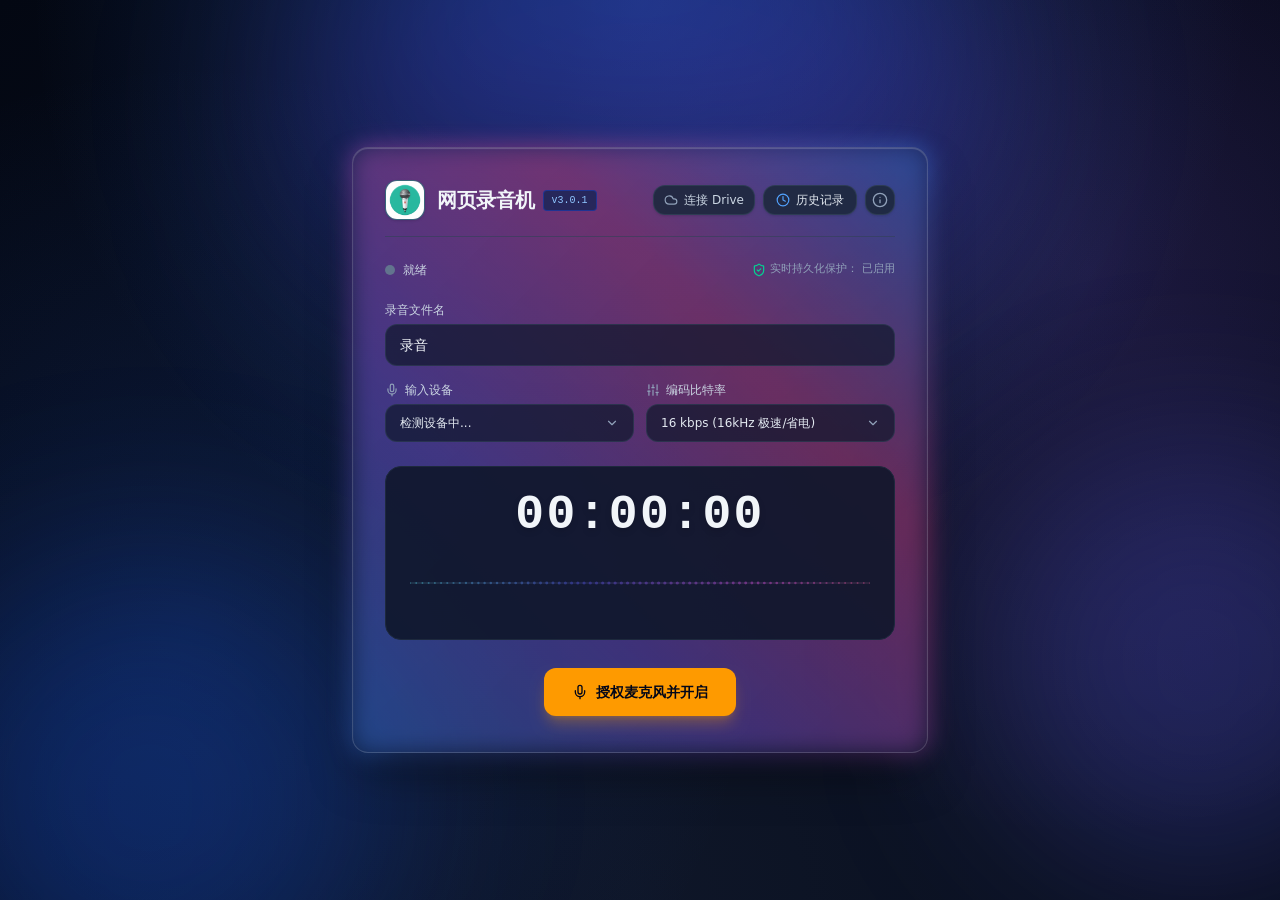
<file: index.html>
<!doctype html>
<html lang="zh-CN">
  <head>
    <meta charset="UTF-8" />
    <meta name="viewport" content="width=device-width, initial-scale=1.0" />
    <title>网页录音机</title>
    <meta name="description" content="专业网页录音机，支持本地流式缓存、防浏览器崩溃恢复、实时频谱可视化与 MP3 导出。" />
    <meta property="og:title" content="网页录音机" />
    <meta property="og:description" content="专业网页录音机，支持本地流式缓存、防浏览器崩溃恢复、实时频谱可视化与 MP3 导出。" />
    <meta property="og:type" content="website" />
    <meta name="twitter:card" content="summary_large_image" />
    <meta name="google-site-verification" content="AJH7K0U4wwjJNTDcIbwKMbhEY7CR4qOjeIe9t2u-Ilg" />
    <meta name="google-site-verification" content="mxN3HncoGvyV5oO6xsq0OlKf-up2zq3NBHsTU1dLIHk" />
    <link rel="icon" type="image/png" href="./icon.png" />
    <link rel="apple-touch-icon" href="./icon.png" />
    <script src="https://apis.google.com/js/api.js" async defer></script>
    <script src="https://accounts.google.com/gsi/client" async defer></script>
    <script type="module" crossorigin src="./assets/index-CY1QVA8e.js"></script>
    <link rel="stylesheet" crossorigin href="./assets/index-C92gtJp3.css">
  </head>
  <body>
    <div id="root"></div>
  </body>
</html>
</file>
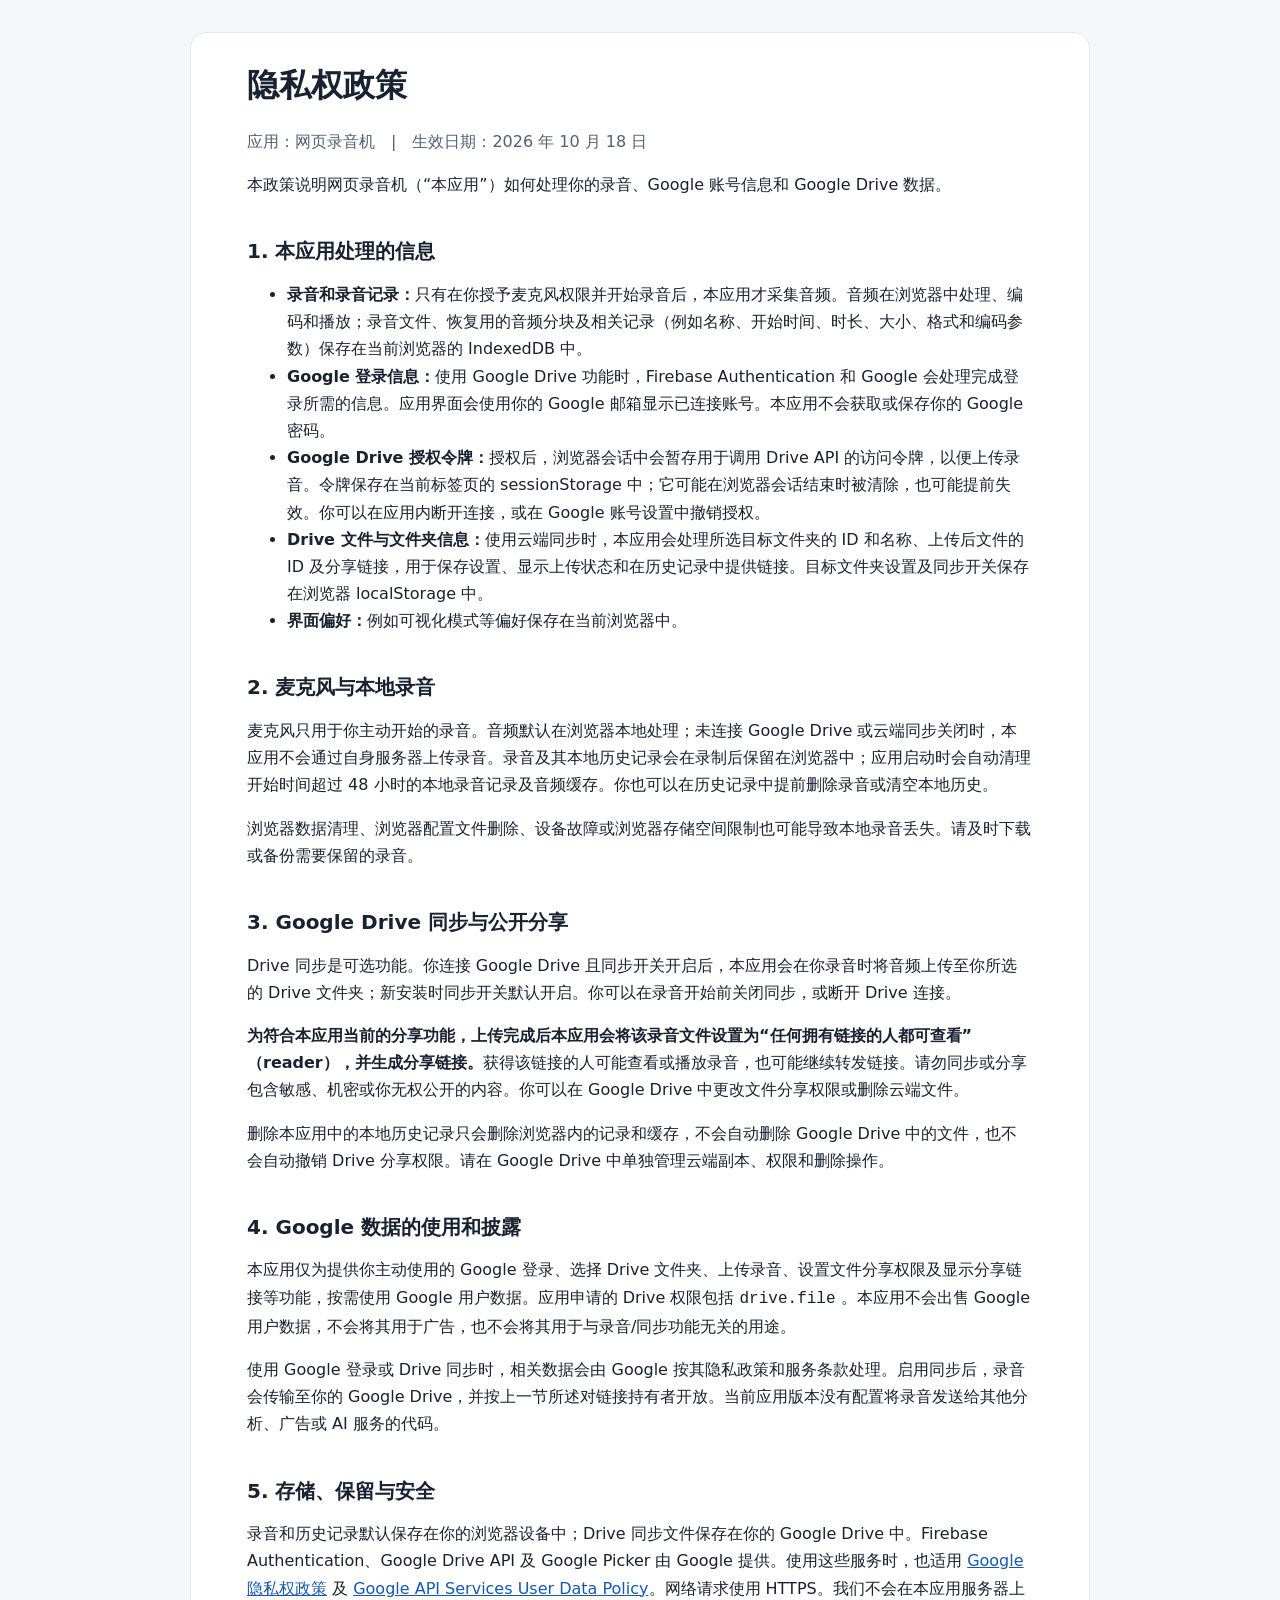
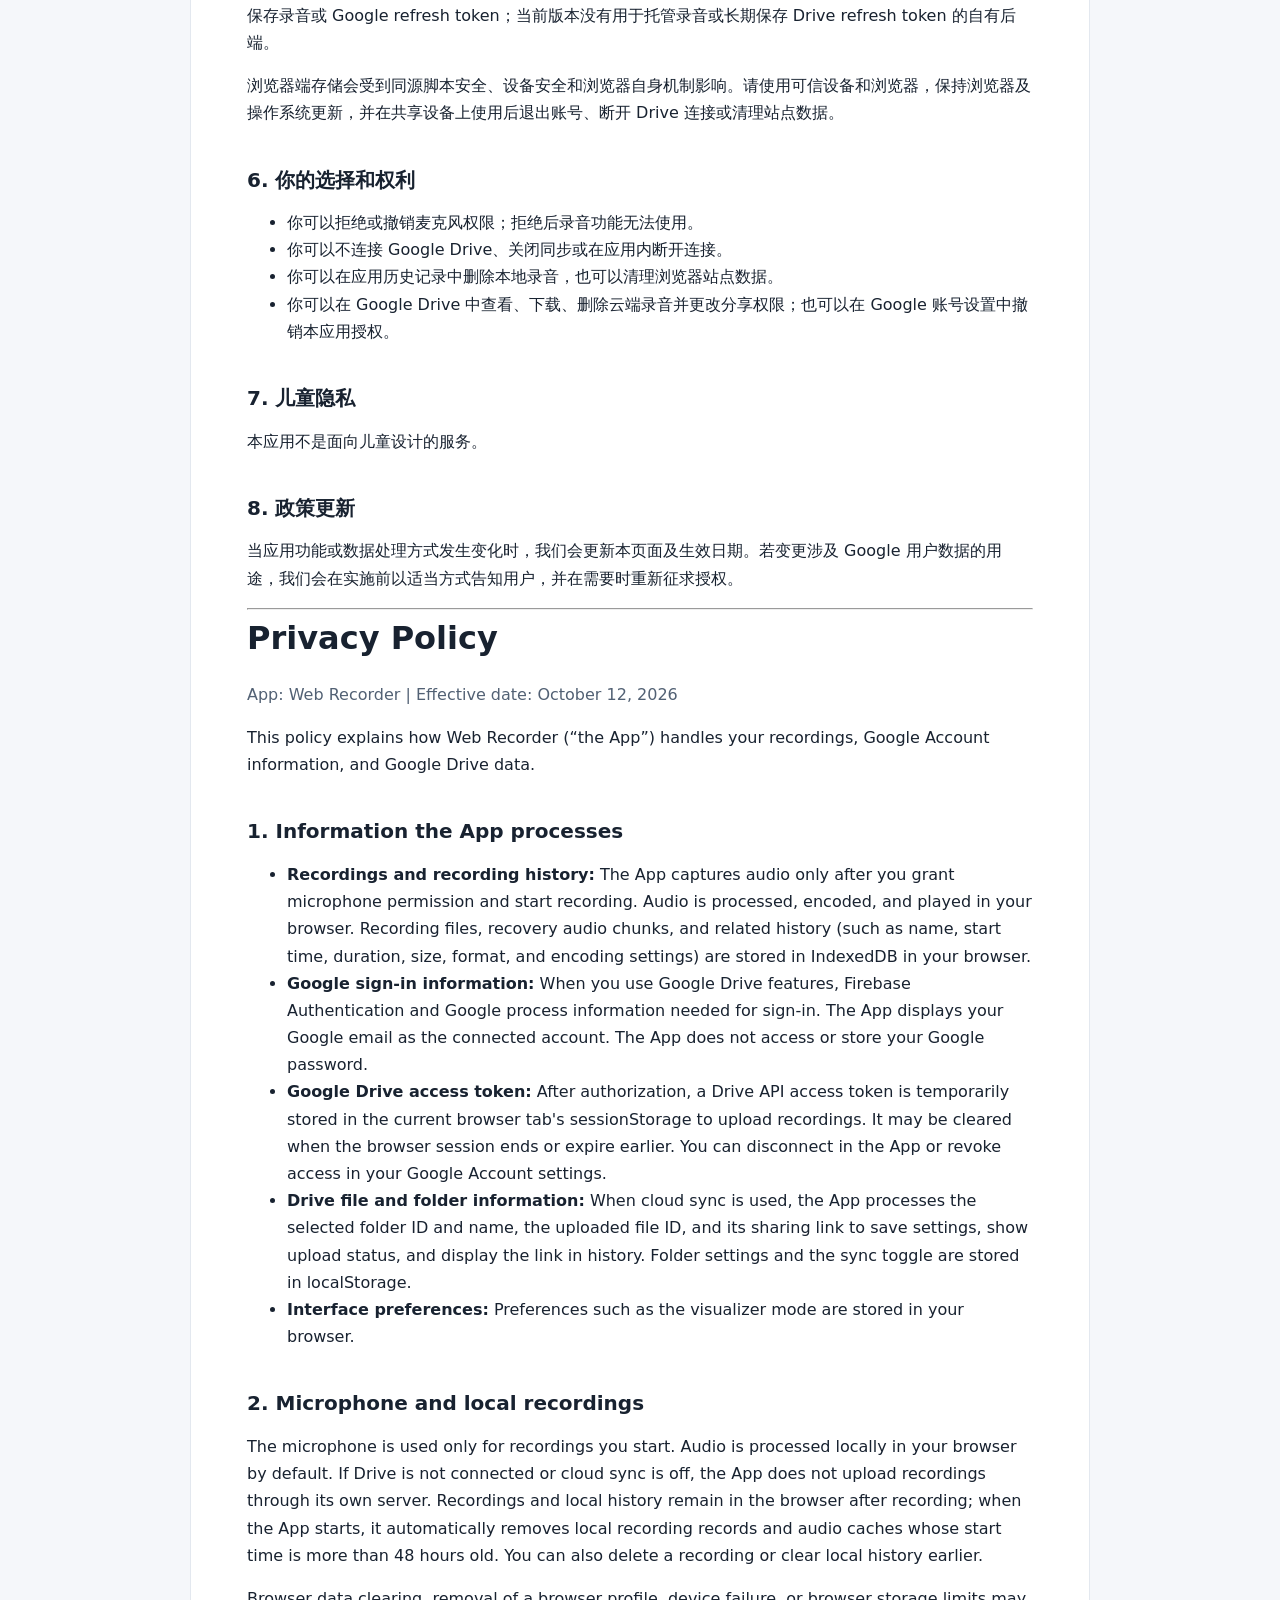
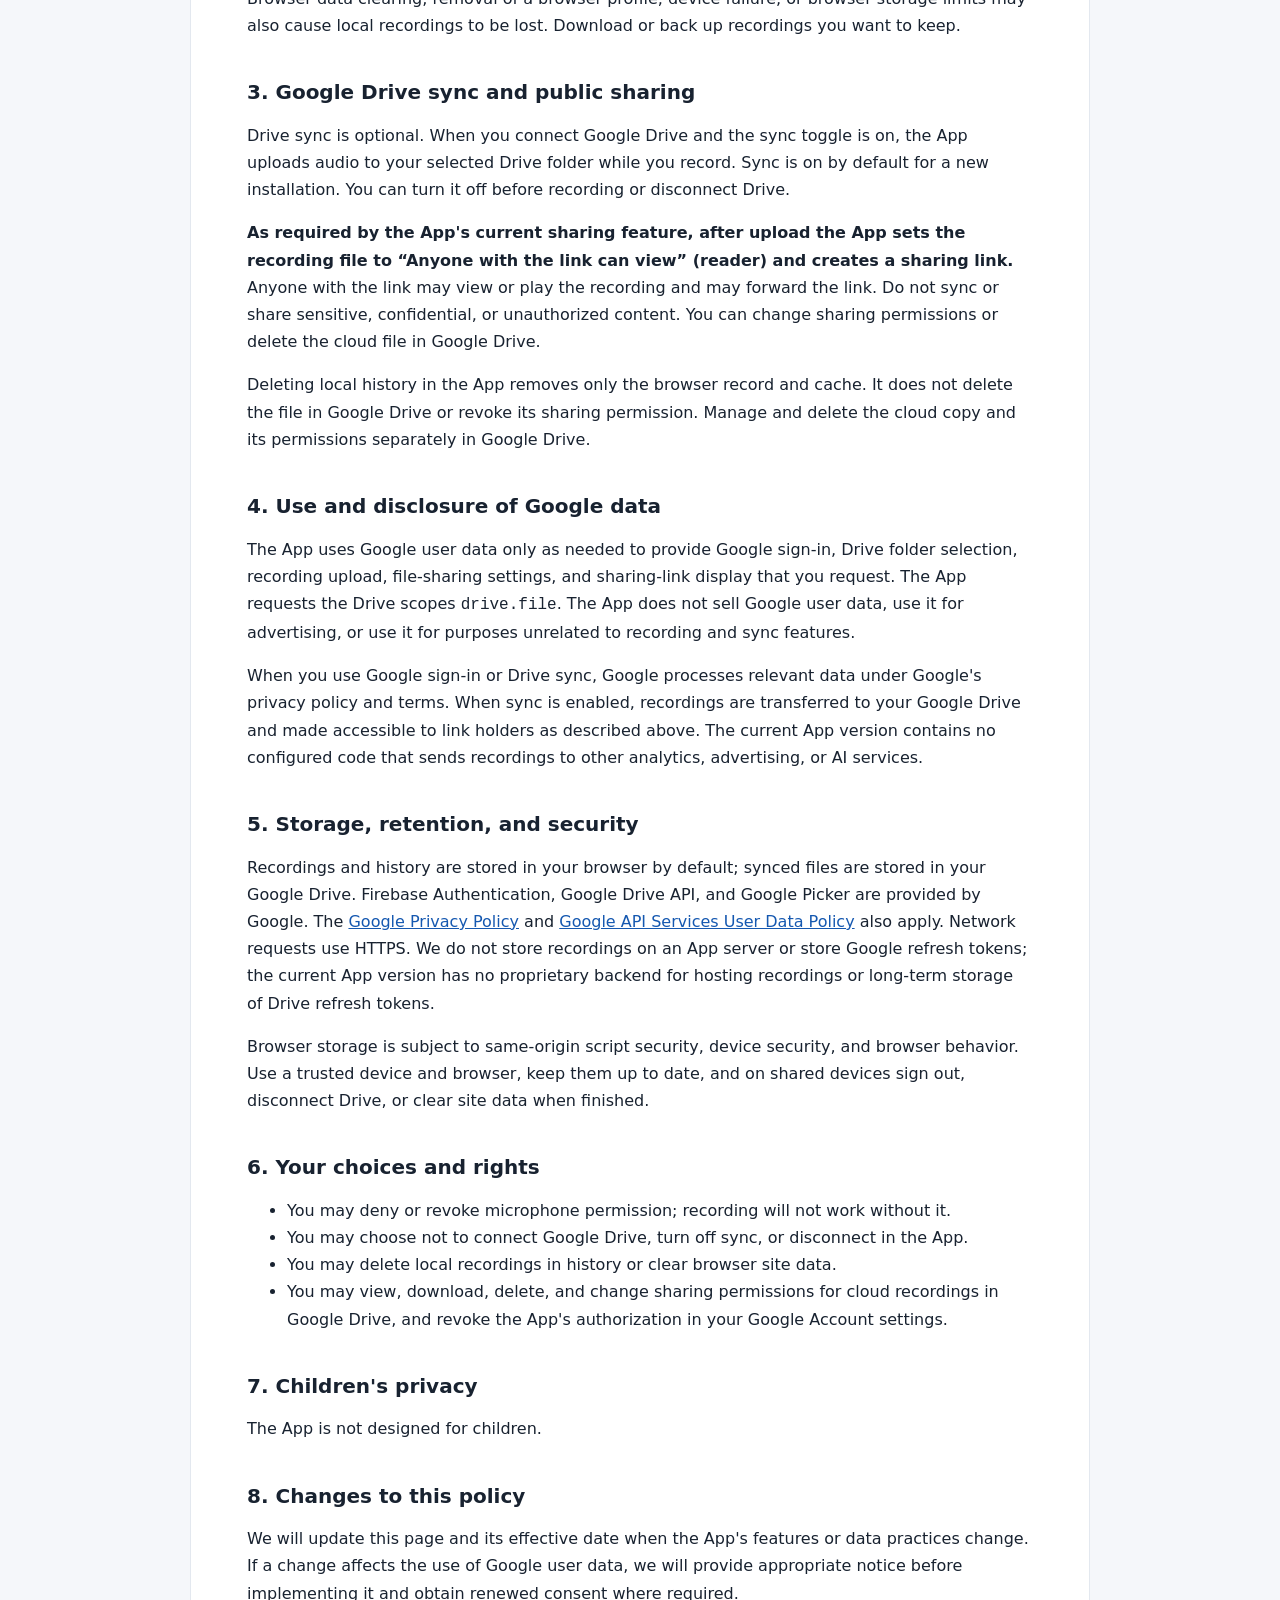
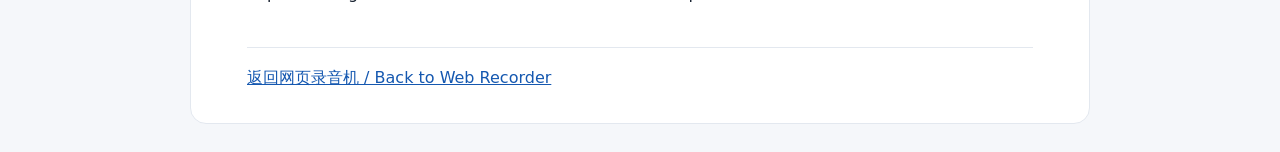
<file: privacy-policy.html>
<!doctype html>
<html lang="zh-CN">
<head>
<meta charset="utf-8">
<meta name="viewport" content="width=device-width,initial-scale=1">
<meta name="robots" content="index,follow">
<title>隐私权政策 | 网页录音机</title>
<style>
body{margin:0;background:#f5f7fa;color:#182230;font:16px/1.7 system-ui,-apple-system,"Segoe UI",sans-serif}
main{box-sizing:border-box;width:min(900px,calc(100% - 32px));margin:32px auto;padding:32px clamp(20px,5vw,56px);background:#fff;border:1px solid #e3e8ef;border-radius:16px}
h1,h2{line-height:1.3}h1{margin-top:0}h2{margin-top:2em;font-size:1.25rem}.meta{color:#526174}.note{padding:12px 16px;background:#f1f6ff;border-left:4px solid #3976d3}a{color:#1558b0}footer{margin-top:40px;padding-top:16px;border-top:1px solid #e3e8ef}
@media(max-width:600px){main{margin:0 auto;border-radius:0;border-width:0 0 1px;padding-top:24px}}
</style>
</head>
<body><main>
<h1>隐私权政策</h1>
<p class="meta">应用：网页录音机　|　生效日期：2026 年 10 月 18 日</p>

<p>本政策说明网页录音机（“本应用”）如何处理你的录音、Google 账号信息和 Google Drive 数据。</p>

<h2>1. 本应用处理的信息</h2>
<ul>
<li><strong>录音和录音记录：</strong>只有在你授予麦克风权限并开始录音后，本应用才采集音频。音频在浏览器中处理、编码和播放；录音文件、恢复用的音频分块及相关记录（例如名称、开始时间、时长、大小、格式和编码参数）保存在当前浏览器的 IndexedDB 中。</li>
<li><strong>Google 登录信息：</strong>使用 Google Drive 功能时，Firebase Authentication 和 Google 会处理完成登录所需的信息。应用界面会使用你的 Google 邮箱显示已连接账号。本应用不会获取或保存你的 Google 密码。</li>
<li><strong>Google Drive 授权令牌：</strong>授权后，浏览器会话中会暂存用于调用 Drive API 的访问令牌，以便上传录音。令牌保存在当前标签页的 sessionStorage 中；它可能在浏览器会话结束时被清除，也可能提前失效。你可以在应用内断开连接，或在 Google 账号设置中撤销授权。</li>
<li><strong>Drive 文件与文件夹信息：</strong>使用云端同步时，本应用会处理所选目标文件夹的 ID 和名称、上传后文件的 ID 及分享链接，用于保存设置、显示上传状态和在历史记录中提供链接。目标文件夹设置及同步开关保存在浏览器 localStorage 中。</li>
<li><strong>界面偏好：</strong>例如可视化模式等偏好保存在当前浏览器中。</li>
</ul>

<h2>2. 麦克风与本地录音</h2>
<p>麦克风只用于你主动开始的录音。音频默认在浏览器本地处理；未连接 Google Drive 或云端同步关闭时，本应用不会通过自身服务器上传录音。录音及其本地历史记录会在录制后保留在浏览器中；应用启动时会自动清理开始时间超过 48 小时的本地录音记录及音频缓存。你也可以在历史记录中提前删除录音或清空本地历史。</p>
<p>浏览器数据清理、浏览器配置文件删除、设备故障或浏览器存储空间限制也可能导致本地录音丢失。请及时下载或备份需要保留的录音。</p>

<h2>3. Google Drive 同步与公开分享</h2>
<p>Drive 同步是可选功能。你连接 Google Drive 且同步开关开启后，本应用会在你录音时将音频上传至你所选的 Drive 文件夹；新安装时同步开关默认开启。你可以在录音开始前关闭同步，或断开 Drive 连接。</p>
<p><strong>为符合本应用当前的分享功能，上传完成后本应用会将该录音文件设置为“任何拥有链接的人都可查看”（reader），并生成分享链接。</strong>获得该链接的人可能查看或播放录音，也可能继续转发链接。请勿同步或分享包含敏感、机密或你无权公开的内容。你可以在 Google Drive 中更改文件分享权限或删除云端文件。</p>
<p>删除本应用中的本地历史记录只会删除浏览器内的记录和缓存，不会自动删除 Google Drive 中的文件，也不会自动撤销 Drive 分享权限。请在 Google Drive 中单独管理云端副本、权限和删除操作。</p>

<h2>4. Google 数据的使用和披露</h2>
<p>本应用仅为提供你主动使用的 Google 登录、选择 Drive 文件夹、上传录音、设置文件分享权限及显示分享链接等功能，按需使用 Google 用户数据。应用申请的 Drive 权限包括 <code>drive.file</code> 。本应用不会出售 Google 用户数据，不会将其用于广告，也不会将其用于与录音/同步功能无关的用途。</p>
<p>使用 Google 登录或 Drive 同步时，相关数据会由 Google 按其隐私政策和服务条款处理。启用同步后，录音会传输至你的 Google Drive，并按上一节所述对链接持有者开放。当前应用版本没有配置将录音发送给其他分析、广告或 AI 服务的代码。</p>

<h2>5. 存储、保留与安全</h2>
<p>录音和历史记录默认保存在你的浏览器设备中；Drive 同步文件保存在你的 Google Drive 中。Firebase Authentication、Google Drive API 及 Google Picker 由 Google 提供。使用这些服务时，也适用 <a href="https://policies.google.com/privacy" target="_blank" rel="noopener noreferrer">Google 隐私权政策</a> 及 <a href="https://developers.google.com/terms/api-services-user-data-policy" target="_blank" rel="noopener noreferrer">Google API Services User Data Policy</a>。网络请求使用 HTTPS。我们不会在本应用服务器上保存录音或 Google refresh token；当前版本没有用于托管录音或长期保存 Drive refresh token 的自有后端。</p>
<p>浏览器端存储会受到同源脚本安全、设备安全和浏览器自身机制影响。请使用可信设备和浏览器，保持浏览器及操作系统更新，并在共享设备上使用后退出账号、断开 Drive 连接或清理站点数据。</p>

<h2>6. 你的选择和权利</h2>
<ul>
<li>你可以拒绝或撤销麦克风权限；拒绝后录音功能无法使用。</li>
<li>你可以不连接 Google Drive、关闭同步或在应用内断开连接。</li>
<li>你可以在应用历史记录中删除本地录音，也可以清理浏览器站点数据。</li>
<li>你可以在 Google Drive 中查看、下载、删除云端录音并更改分享权限；也可以在 Google 账号设置中撤销本应用授权。</li>
</ul>

<h2>7. 儿童隐私</h2>
<p>本应用不是面向儿童设计的服务。</p>
<h2>8. 政策更新</h2>
<p>当应用功能或数据处理方式发生变化时，我们会更新本页面及生效日期。若变更涉及 Google 用户数据的用途，我们会在实施前以适当方式告知用户，并在需要时重新征求授权。</p>


<hr>
<h1 lang="en">Privacy Policy</h1>
<p class="meta" lang="en">App: Web Recorder | Effective date: October 12, 2026</p>
<p lang="en">This policy explains how Web Recorder (“the App”) handles your recordings, Google Account information, and Google Drive data.</p>

<h2 lang="en">1. Information the App processes</h2>
<ul lang="en">
<li><strong>Recordings and recording history:</strong> The App captures audio only after you grant microphone permission and start recording. Audio is processed, encoded, and played in your browser. Recording files, recovery audio chunks, and related history (such as name, start time, duration, size, format, and encoding settings) are stored in IndexedDB in your browser.</li>
<li><strong>Google sign-in information:</strong> When you use Google Drive features, Firebase Authentication and Google process information needed for sign-in. The App displays your Google email as the connected account. The App does not access or store your Google password.</li>
<li><strong>Google Drive access token:</strong> After authorization, a Drive API access token is temporarily stored in the current browser tab's sessionStorage to upload recordings. It may be cleared when the browser session ends or expire earlier. You can disconnect in the App or revoke access in your Google Account settings.</li>
<li><strong>Drive file and folder information:</strong> When cloud sync is used, the App processes the selected folder ID and name, the uploaded file ID, and its sharing link to save settings, show upload status, and display the link in history. Folder settings and the sync toggle are stored in localStorage.</li>
<li><strong>Interface preferences:</strong> Preferences such as the visualizer mode are stored in your browser.</li>
</ul>

<h2 lang="en">2. Microphone and local recordings</h2>
<p lang="en">The microphone is used only for recordings you start. Audio is processed locally in your browser by default. If Drive is not connected or cloud sync is off, the App does not upload recordings through its own server. Recordings and local history remain in the browser after recording; when the App starts, it automatically removes local recording records and audio caches whose start time is more than 48 hours old. You can also delete a recording or clear local history earlier.</p>
<p lang="en">Browser data clearing, removal of a browser profile, device failure, or browser storage limits may also cause local recordings to be lost. Download or back up recordings you want to keep.</p>

<h2 lang="en">3. Google Drive sync and public sharing</h2>
<p lang="en">Drive sync is optional. When you connect Google Drive and the sync toggle is on, the App uploads audio to your selected Drive folder while you record. Sync is on by default for a new installation. You can turn it off before recording or disconnect Drive.</p>
<p lang="en"><strong>As required by the App's current sharing feature, after upload the App sets the recording file to “Anyone with the link can view” (reader) and creates a sharing link.</strong> Anyone with the link may view or play the recording and may forward the link. Do not sync or share sensitive, confidential, or unauthorized content. You can change sharing permissions or delete the cloud file in Google Drive.</p>
<p lang="en">Deleting local history in the App removes only the browser record and cache. It does not delete the file in Google Drive or revoke its sharing permission. Manage and delete the cloud copy and its permissions separately in Google Drive.</p>

<h2 lang="en">4. Use and disclosure of Google data</h2>
<p lang="en">The App uses Google user data only as needed to provide Google sign-in, Drive folder selection, recording upload, file-sharing settings, and sharing-link display that you request. The App requests the Drive scopes <code>drive.file</code>. The App does not sell Google user data, use it for advertising, or use it for purposes unrelated to recording and sync features.</p>
<p lang="en">When you use Google sign-in or Drive sync, Google processes relevant data under Google's privacy policy and terms. When sync is enabled, recordings are transferred to your Google Drive and made accessible to link holders as described above. The current App version contains no configured code that sends recordings to other analytics, advertising, or AI services.</p>

<h2 lang="en">5. Storage, retention, and security</h2>
<p lang="en">Recordings and history are stored in your browser by default; synced files are stored in your Google Drive. Firebase Authentication, Google Drive API, and Google Picker are provided by Google. The <a href="https://policies.google.com/privacy" target="_blank" rel="noopener noreferrer">Google Privacy Policy</a> and <a href="https://developers.google.com/terms/api-services-user-data-policy" target="_blank" rel="noopener noreferrer">Google API Services User Data Policy</a> also apply. Network requests use HTTPS. We do not store recordings on an App server or store Google refresh tokens; the current App version has no proprietary backend for hosting recordings or long-term storage of Drive refresh tokens.</p>
<p lang="en">Browser storage is subject to same-origin script security, device security, and browser behavior. Use a trusted device and browser, keep them up to date, and on shared devices sign out, disconnect Drive, or clear site data when finished.</p>

<h2 lang="en">6. Your choices and rights</h2>
<ul lang="en">
<li>You may deny or revoke microphone permission; recording will not work without it.</li>
<li>You may choose not to connect Google Drive, turn off sync, or disconnect in the App.</li>
<li>You may delete local recordings in history or clear browser site data.</li>
<li>You may view, download, delete, and change sharing permissions for cloud recordings in Google Drive, and revoke the App's authorization in your Google Account settings.</li>

</ul>

<h2 lang="en">7. Children's privacy</h2>
<p lang="en">The App is not designed for children.</p>
<h2 lang="en">8. Changes to this policy</h2>
<p lang="en">We will update this page and its effective date when the App's features or data practices change. If a change affects the use of Google user data, we will provide appropriate notice before implementing it and obtain renewed consent where required.</p>

<footer><a href="./">返回网页录音机 / Back to Web Recorder</a></footer>
</main></body>
</html>
</file>
<file: assets/index-C92gtJp3.css>
/*! tailwindcss v4.3.3 | MIT License | https://tailwindcss.com */
@layer properties{@supports (((-webkit-hyphens:none)) and (not (margin-trim:inline))) or ((-moz-orient:inline) and (not (color:rgb(from red r g b)))){*,:before,:after,::backdrop{--tw-translate-x:0;--tw-translate-y:0;--tw-translate-z:0;--tw-rotate-x:initial;--tw-rotate-y:initial;--tw-rotate-z:initial;--tw-skew-x:initial;--tw-skew-y:initial;--tw-space-y-reverse:0;--tw-border-style:solid;--tw-gradient-position:initial;--tw-gradient-from:#0000;--tw-gradient-via:#0000;--tw-gradient-to:#0000;--tw-gradient-stops:initial;--tw-gradient-via-stops:initial;--tw-gradient-from-position:0%;--tw-gradient-via-position:50%;--tw-gradient-to-position:100%;--tw-leading:initial;--tw-font-weight:initial;--tw-tracking:initial;--tw-shadow:0 0 #0000;--tw-shadow-color:initial;--tw-shadow-alpha:100%;--tw-inset-shadow:0 0 #0000;--tw-inset-shadow-color:initial;--tw-inset-shadow-alpha:100%;--tw-ring-color:initial;--tw-ring-shadow:0 0 #0000;--tw-inset-ring-color:initial;--tw-inset-ring-shadow:0 0 #0000;--tw-ring-inset:initial;--tw-ring-offset-width:0px;--tw-ring-offset-color:#fff;--tw-ring-offset-shadow:0 0 #0000;--tw-blur:initial;--tw-brightness:initial;--tw-contrast:initial;--tw-grayscale:initial;--tw-hue-rotate:initial;--tw-invert:initial;--tw-opacity:initial;--tw-saturate:initial;--tw-sepia:initial;--tw-drop-shadow:initial;--tw-drop-shadow-color:initial;--tw-drop-shadow-alpha:100%;--tw-drop-shadow-size:initial;--tw-backdrop-blur:initial;--tw-backdrop-brightness:initial;--tw-backdrop-contrast:initial;--tw-backdrop-grayscale:initial;--tw-backdrop-hue-rotate:initial;--tw-backdrop-invert:initial;--tw-backdrop-opacity:initial;--tw-backdrop-saturate:initial;--tw-backdrop-sepia:initial;--tw-duration:initial;--tw-ease:initial}}}@layer theme{:root,:host{--font-sans:-apple-system, BlinkMacSystemFont, "Segoe UI", Roboto, "Helvetica Neue", "Noto Sans", Arial, sans-serif, "Apple Color Emoji", "Segoe UI Emoji", "Segoe UI Symbol", "Noto Color Emoji";--font-mono:ui-monospace, SFMono-Regular, Menlo, Monaco, Consolas, "Liberation Mono", "Courier New", monospace;--color-red-500:oklch(63.7% .237 25.331);--color-amber-200:oklch(92.4% .12 95.746);--color-amber-300:oklch(87.9% .169 91.605);--color-amber-400:oklch(82.8% .189 84.429);--color-amber-500:oklch(76.9% .188 70.08);--color-amber-600:oklch(66.6% .179 58.318);--color-amber-700:oklch(55.5% .163 48.998);--color-amber-950:oklch(27.9% .077 45.635);--color-emerald-300:oklch(84.5% .143 164.978);--color-emerald-400:oklch(76.5% .177 163.223);--color-emerald-500:oklch(69.6% .17 162.48);--color-emerald-600:oklch(59.6% .145 163.225);--color-emerald-700:oklch(50.8% .118 165.612);--color-emerald-950:oklch(26.2% .051 172.552);--color-cyan-300:oklch(86.5% .127 207.078);--color-blue-300:oklch(80.9% .105 251.813);--color-blue-400:oklch(70.7% .165 254.624);--color-blue-500:oklch(62.3% .214 259.815);--color-blue-600:oklch(54.6% .245 262.881);--color-blue-700:oklch(48.8% .243 264.376);--color-blue-800:oklch(42.4% .199 265.638);--color-blue-950:oklch(28.2% .091 267.935);--color-indigo-500:oklch(58.5% .233 277.117);--color-indigo-600:oklch(51.1% .262 276.966);--color-rose-300:oklch(81% .117 11.638);--color-rose-400:oklch(71.2% .194 13.428);--color-rose-500:oklch(64.5% .246 16.439);--color-rose-600:oklch(58.6% .253 17.585);--color-rose-700:oklch(51.4% .222 16.935);--color-rose-950:oklch(27.1% .105 12.094);--color-slate-100:oklch(96.8% .007 247.896);--color-slate-200:oklch(92.9% .013 255.508);--color-slate-300:oklch(86.9% .022 252.894);--color-slate-400:oklch(70.4% .04 256.788);--color-slate-500:oklch(55.4% .046 257.417);--color-slate-600:oklch(44.6% .043 257.281);--color-slate-700:oklch(37.2% .044 257.287);--color-slate-800:oklch(27.9% .041 260.031);--color-slate-900:oklch(20.8% .042 265.755);--color-slate-950:oklch(12.9% .042 264.695);--color-white:#fff;--spacing:.25rem;--container-sm:24rem;--container-md:28rem;--container-xl:36rem;--container-3xl:48rem;--text-xs:.75rem;--text-xs--line-height:calc(1 / .75);--text-sm:.875rem;--text-sm--line-height:calc(1.25 / .875);--text-base:1rem;--text-base--line-height:calc(1.5 / 1);--text-lg:1.125rem;--text-lg--line-height:calc(1.75 / 1.125);--text-xl:1.25rem;--text-xl--line-height:calc(1.75 / 1.25);--text-4xl:2.25rem;--text-4xl--line-height:calc(2.5 / 2.25);--text-5xl:3rem;--text-5xl--line-height:1;--font-weight-normal:400;--font-weight-medium:500;--font-weight-semibold:600;--font-weight-bold:700;--tracking-tight:-.025em;--tracking-wider:.05em;--leading-relaxed:1.625;--radius-lg:.5rem;--radius-xl:.75rem;--radius-2xl:1rem;--drop-shadow-md:0 3px 3px #0000001f;--ease-in-out:cubic-bezier(.4, 0, .2, 1);--animate-spin:spin 1s linear infinite;--animate-pulse:pulse 2s cubic-bezier(.4, 0, .6, 1) infinite;--blur-md:12px;--default-transition-duration:.15s;--default-transition-timing-function:cubic-bezier(.4, 0, .2, 1);--default-font-family:var(--font-sans);--default-mono-font-family:var(--font-mono)}}@layer base{*,:after,:before,::backdrop{box-sizing:border-box;border:0 solid;margin:0;padding:0}::file-selector-button{box-sizing:border-box;border:0 solid;margin:0;padding:0}html,:host{-webkit-text-size-adjust:100%;tab-size:4;line-height:1.5;font-family:var(--default-font-family,-apple-system, BlinkMacSystemFont, "Segoe UI", Roboto, "Helvetica Neue", "Noto Sans", Arial, sans-serif, "Apple Color Emoji", "Segoe UI Emoji", "Segoe UI Symbol", "Noto Color Emoji");font-feature-settings:var(--default-font-feature-settings,normal);font-variation-settings:var(--default-font-variation-settings,normal);-webkit-tap-highlight-color:transparent}hr{height:0;color:inherit;border-top-width:1px}abbr:where([title]){-webkit-text-decoration:underline dotted;text-decoration:underline dotted}h1,h2,h3,h4,h5,h6{font-size:inherit;font-weight:inherit}a{color:inherit;-webkit-text-decoration:inherit;-webkit-text-decoration:inherit;-webkit-text-decoration:inherit;-webkit-text-decoration:inherit;text-decoration:inherit}b,strong{font-weight:bolder}code,kbd,samp,pre{font-family:var(--default-mono-font-family,ui-monospace, SFMono-Regular, Menlo, Monaco, Consolas, "Liberation Mono", "Courier New", monospace);font-feature-settings:var(--default-mono-font-feature-settings,normal);font-variation-settings:var(--default-mono-font-variation-settings,normal);font-size:1em}small{font-size:80%}sub,sup{vertical-align:baseline;font-size:75%;line-height:0;position:relative}sub{bottom:-.25em}sup{top:-.5em}table{text-indent:0;border-color:inherit;border-collapse:collapse}:-moz-focusring:where(:not(iframe)){outline:auto}progress{vertical-align:baseline}summary{display:list-item}ol,ul,menu{list-style:none}img,svg,video,canvas,audio,iframe,embed,object{vertical-align:middle;display:block}img,video{max-width:100%;height:auto}button,input,select,optgroup,textarea{font:inherit;font-feature-settings:inherit;font-variation-settings:inherit;letter-spacing:inherit;color:inherit;opacity:1;background-color:#0000;border-radius:0}::file-selector-button{font:inherit;font-feature-settings:inherit;font-variation-settings:inherit;letter-spacing:inherit;color:inherit;opacity:1;background-color:#0000;border-radius:0}:where(select:is([multiple],[size])) optgroup{font-weight:bolder}:where(select:is([multiple],[size])) optgroup option{padding-inline-start:20px}::file-selector-button{margin-inline-end:4px}::placeholder{opacity:1}@supports (not ((-webkit-appearance:-apple-pay-button))) or (contain-intrinsic-size:1px){::placeholder{color:currentColor}@supports (color:color-mix(in lab, red, red)){::placeholder{color:color-mix(in oklab, currentcolor 50%, transparent)}}}textarea{resize:vertical}::-webkit-search-decoration{-webkit-appearance:none}::-webkit-date-and-time-value{min-height:1lh;text-align:inherit}::-webkit-datetime-edit{display:inline-flex}::-webkit-datetime-edit-fields-wrapper{padding:0}::-webkit-datetime-edit{padding-block:0}::-webkit-datetime-edit-year-field{padding-block:0}::-webkit-datetime-edit-month-field{padding-block:0}::-webkit-datetime-edit-day-field{padding-block:0}::-webkit-datetime-edit-hour-field{padding-block:0}::-webkit-datetime-edit-minute-field{padding-block:0}::-webkit-datetime-edit-second-field{padding-block:0}::-webkit-datetime-edit-millisecond-field{padding-block:0}::-webkit-datetime-edit-meridiem-field{padding-block:0}::-webkit-calendar-picker-indicator{line-height:1}:-moz-ui-invalid{box-shadow:none}button,input:where([type=button],[type=reset],[type=submit]){appearance:button}::file-selector-button{appearance:button}::-webkit-inner-spin-button{height:auto}::-webkit-outer-spin-button{height:auto}[hidden]:where(:not([hidden=until-found])){display:none!important}}@layer components;@layer utilities{.pointer-events-none{pointer-events:none}.visible{visibility:visible}.absolute{position:absolute}.fixed{position:fixed}.relative{position:relative}.inset-0{inset:0}.-top-40{top:calc(var(--spacing) * -40)}.top-1\.5{top:calc(var(--spacing) * 1.5)}.top-1\/2{top:50%}.top-\[calc\(100\%\+4px\)\]{top:calc(100% + 4px)}.-right-32{right:calc(var(--spacing) * -32)}.right-0{right:0}.right-2{right:calc(var(--spacing) * 2)}.-bottom-32{bottom:calc(var(--spacing) * -32)}.-left-20{left:calc(var(--spacing) * -20)}.left-0{left:0}.left-1\/2{left:50%}.-z-10{z-index:calc(10 * -1)}.z-40{z-index:40}.z-50{z-index:50}.mt-0\.5{margin-top:calc(var(--spacing) * .5)}.mt-1{margin-top:var(--spacing)}.mt-2{margin-top:calc(var(--spacing) * 2)}.mt-2\.5{margin-top:calc(var(--spacing) * 2.5)}.mb-3{margin-bottom:calc(var(--spacing) * 3)}.ml-0\.5{margin-left:calc(var(--spacing) * .5)}.ml-1{margin-left:var(--spacing)}.block{display:block}.contents{display:contents}.flex{display:flex}.grid{display:grid}.hidden{display:none}.inline{display:inline}.inline-block{display:inline-block}.inline-flex{display:inline-flex}.h-2{height:calc(var(--spacing) * 2)}.h-2\.5{height:calc(var(--spacing) * 2.5)}.h-3{height:calc(var(--spacing) * 3)}.h-3\.5{height:calc(var(--spacing) * 3.5)}.h-4{height:calc(var(--spacing) * 4)}.h-5{height:calc(var(--spacing) * 5)}.h-6{height:calc(var(--spacing) * 6)}.h-7{height:calc(var(--spacing) * 7)}.h-8{height:calc(var(--spacing) * 8)}.h-9{height:calc(var(--spacing) * 9)}.h-10{height:calc(var(--spacing) * 10)}.h-14{height:calc(var(--spacing) * 14)}.h-16{height:calc(var(--spacing) * 16)}.h-\[420px\]{height:420px}.h-\[460px\]{height:460px}.h-\[550px\]{height:550px}.h-full{height:100%}.max-h-36{max-height:calc(var(--spacing) * 36)}.max-h-48{max-height:calc(var(--spacing) * 48)}.max-h-\[60vh\]{max-height:60vh}.max-h-\[90vh\]{max-height:90vh}.min-h-screen{min-height:100vh}.w-2\.5{width:calc(var(--spacing) * 2.5)}.w-3{width:calc(var(--spacing) * 3)}.w-3\.5{width:calc(var(--spacing) * 3.5)}.w-4{width:calc(var(--spacing) * 4)}.w-5{width:calc(var(--spacing) * 5)}.w-6{width:calc(var(--spacing) * 6)}.w-7{width:calc(var(--spacing) * 7)}.w-8{width:calc(var(--spacing) * 8)}.w-9{width:calc(var(--spacing) * 9)}.w-10{width:calc(var(--spacing) * 10)}.w-12{width:calc(var(--spacing) * 12)}.w-14{width:calc(var(--spacing) * 14)}.w-\[420px\]{width:420px}.w-\[460px\]{width:460px}.w-\[680px\]{width:680px}.w-full{width:100%}.max-w-3xl{max-width:var(--container-3xl)}.max-w-\[240px\]{max-width:240px}.max-w-md{max-width:var(--container-md)}.max-w-sm{max-width:var(--container-sm)}.max-w-xl{max-width:var(--container-xl)}.min-w-0{min-width:0}.flex-1{flex:1}.flex-shrink-0{flex-shrink:0}.-translate-x-1\/2{--tw-translate-x:calc(calc(1 / 2 * 100%) * -1);translate:var(--tw-translate-x) var(--tw-translate-y)}.translate-x-0{--tw-translate-x:0px;translate:var(--tw-translate-x) var(--tw-translate-y)}.translate-x-4{--tw-translate-x:calc(var(--spacing) * 4);translate:var(--tw-translate-x) var(--tw-translate-y)}.transform{transform:var(--tw-rotate-x,) var(--tw-rotate-y,) var(--tw-rotate-z,) var(--tw-skew-x,) var(--tw-skew-y,)}.animate-pulse{animation:var(--animate-pulse)}.animate-spin{animation:var(--animate-spin)}.cursor-pointer{cursor:pointer}.resize{resize:both}.grid-cols-2{grid-template-columns:repeat(2,minmax(0,1fr))}.flex-col{flex-direction:column}.flex-wrap{flex-wrap:wrap}.items-center{align-items:center}.items-start{align-items:flex-start}.justify-between{justify-content:space-between}.justify-center{justify-content:center}.gap-1{gap:var(--spacing)}.gap-1\.5{gap:calc(var(--spacing) * 1.5)}.gap-2{gap:calc(var(--spacing) * 2)}.gap-2\.5{gap:calc(var(--spacing) * 2.5)}.gap-3{gap:calc(var(--spacing) * 3)}.gap-3\.5{gap:calc(var(--spacing) * 3.5)}.gap-4{gap:calc(var(--spacing) * 4)}.gap-5{gap:calc(var(--spacing) * 5)}.gap-6{gap:calc(var(--spacing) * 6)}:where(.space-y-1>:not(:last-child)){--tw-space-y-reverse:0;margin-block-start:calc(var(--spacing) * var(--tw-space-y-reverse));margin-block-end:calc(var(--spacing) * calc(1 - var(--tw-space-y-reverse)))}:where(.space-y-4>:not(:last-child)){--tw-space-y-reverse:0;margin-block-start:calc(calc(var(--spacing) * 4) * var(--tw-space-y-reverse));margin-block-end:calc(calc(var(--spacing) * 4) * calc(1 - var(--tw-space-y-reverse)))}.gap-x-3{column-gap:calc(var(--spacing) * 3)}.gap-y-1{row-gap:var(--spacing)}.self-start{align-self:flex-start}.truncate{text-overflow:ellipsis;white-space:nowrap;overflow:hidden}.overflow-hidden{overflow:hidden}.overflow-y-auto{overflow-y:auto}.rounded{border-radius:.25rem}.rounded-2xl{border-radius:var(--radius-2xl)}.rounded-full{border-radius:2147483647px}.rounded-lg{border-radius:var(--radius-lg)}.rounded-xl{border-radius:var(--radius-xl)}.border{border-style:var(--tw-border-style);border-width:1px}.border-2{border-style:var(--tw-border-style);border-width:2px}.border-t{border-top-style:var(--tw-border-style);border-top-width:1px}.border-b{border-bottom-style:var(--tw-border-style);border-bottom-width:1px}.border-amber-500\/30{border-color:#f99c004d}@supports (color:color-mix(in lab, red, red)){.border-amber-500\/30{border-color:color-mix(in oklab, var(--color-amber-500) 30%, transparent)}}.border-amber-500\/40{border-color:#f99c0066}@supports (color:color-mix(in lab, red, red)){.border-amber-500\/40{border-color:color-mix(in oklab, var(--color-amber-500) 40%, transparent)}}.border-blue-500\/30{border-color:#3080ff4d}@supports (color:color-mix(in lab, red, red)){.border-blue-500\/30{border-color:color-mix(in oklab, var(--color-blue-500) 30%, transparent)}}.border-blue-500\/40{border-color:#3080ff66}@supports (color:color-mix(in lab, red, red)){.border-blue-500\/40{border-color:color-mix(in oklab, var(--color-blue-500) 40%, transparent)}}.border-blue-800\/60{border-color:#193cb899}@supports (color:color-mix(in lab, red, red)){.border-blue-800\/60{border-color:color-mix(in oklab, var(--color-blue-800) 60%, transparent)}}.border-emerald-500\/30{border-color:#00bb7f4d}@supports (color:color-mix(in lab, red, red)){.border-emerald-500\/30{border-color:color-mix(in oklab, var(--color-emerald-500) 30%, transparent)}}.border-emerald-500\/40{border-color:#00bb7f66}@supports (color:color-mix(in lab, red, red)){.border-emerald-500\/40{border-color:color-mix(in oklab, var(--color-emerald-500) 40%, transparent)}}.border-rose-500\/30{border-color:#ff23574d}@supports (color:color-mix(in lab, red, red)){.border-rose-500\/30{border-color:color-mix(in oklab, var(--color-rose-500) 30%, transparent)}}.border-rose-500\/40{border-color:#ff235766}@supports (color:color-mix(in lab, red, red)){.border-rose-500\/40{border-color:color-mix(in oklab, var(--color-rose-500) 40%, transparent)}}.border-slate-700{border-color:var(--color-slate-700)}.border-slate-700\/40{border-color:#31415866}@supports (color:color-mix(in lab, red, red)){.border-slate-700\/40{border-color:color-mix(in oklab, var(--color-slate-700) 40%, transparent)}}.border-slate-700\/50{border-color:#31415880}@supports (color:color-mix(in lab, red, red)){.border-slate-700\/50{border-color:color-mix(in oklab, var(--color-slate-700) 50%, transparent)}}.border-slate-700\/60{border-color:#31415899}@supports (color:color-mix(in lab, red, red)){.border-slate-700\/60{border-color:color-mix(in oklab, var(--color-slate-700) 60%, transparent)}}.border-slate-700\/80{border-color:#314158cc}@supports (color:color-mix(in lab, red, red)){.border-slate-700\/80{border-color:color-mix(in oklab, var(--color-slate-700) 80%, transparent)}}.border-slate-800{border-color:var(--color-slate-800)}.border-slate-800\/80{border-color:#1d293dcc}@supports (color:color-mix(in lab, red, red)){.border-slate-800\/80{border-color:color-mix(in oklab, var(--color-slate-800) 80%, transparent)}}.border-transparent{border-color:#0000}.bg-amber-500{background-color:var(--color-amber-500)}.bg-amber-500\/15{background-color:#f99c0026}@supports (color:color-mix(in lab, red, red)){.bg-amber-500\/15{background-color:color-mix(in oklab, var(--color-amber-500) 15%, transparent)}}.bg-amber-500\/20{background-color:#f99c0033}@supports (color:color-mix(in lab, red, red)){.bg-amber-500\/20{background-color:color-mix(in oklab, var(--color-amber-500) 20%, transparent)}}.bg-amber-600{background-color:var(--color-amber-600)}.bg-amber-600\/90{background-color:#dd7400e6}@supports (color:color-mix(in lab, red, red)){.bg-amber-600\/90{background-color:color-mix(in oklab, var(--color-amber-600) 90%, transparent)}}.bg-amber-950\/20{background-color:#46190133}@supports (color:color-mix(in lab, red, red)){.bg-amber-950\/20{background-color:color-mix(in oklab, var(--color-amber-950) 20%, transparent)}}.bg-amber-950\/40{background-color:#46190166}@supports (color:color-mix(in lab, red, red)){.bg-amber-950\/40{background-color:color-mix(in oklab, var(--color-amber-950) 40%, transparent)}}.bg-blue-500\/20{background-color:#3080ff33}@supports (color:color-mix(in lab, red, red)){.bg-blue-500\/20{background-color:color-mix(in oklab, var(--color-blue-500) 20%, transparent)}}.bg-blue-600{background-color:var(--color-blue-600)}.bg-blue-600\/20{background-color:#155dfc33}@supports (color:color-mix(in lab, red, red)){.bg-blue-600\/20{background-color:color-mix(in oklab, var(--color-blue-600) 20%, transparent)}}.bg-blue-600\/25{background-color:#155dfc40}@supports (color:color-mix(in lab, red, red)){.bg-blue-600\/25{background-color:color-mix(in oklab, var(--color-blue-600) 25%, transparent)}}.bg-blue-600\/30{background-color:#155dfc4d}@supports (color:color-mix(in lab, red, red)){.bg-blue-600\/30{background-color:color-mix(in oklab, var(--color-blue-600) 30%, transparent)}}.bg-blue-950\/40{background-color:#16245666}@supports (color:color-mix(in lab, red, red)){.bg-blue-950\/40{background-color:color-mix(in oklab, var(--color-blue-950) 40%, transparent)}}.bg-blue-950\/80{background-color:#162456cc}@supports (color:color-mix(in lab, red, red)){.bg-blue-950\/80{background-color:color-mix(in oklab, var(--color-blue-950) 80%, transparent)}}.bg-emerald-500{background-color:var(--color-emerald-500)}.bg-emerald-500\/10{background-color:#00bb7f1a}@supports (color:color-mix(in lab, red, red)){.bg-emerald-500\/10{background-color:color-mix(in oklab, var(--color-emerald-500) 10%, transparent)}}.bg-emerald-500\/15{background-color:#00bb7f26}@supports (color:color-mix(in lab, red, red)){.bg-emerald-500\/15{background-color:color-mix(in oklab, var(--color-emerald-500) 15%, transparent)}}.bg-emerald-500\/20{background-color:#00bb7f33}@supports (color:color-mix(in lab, red, red)){.bg-emerald-500\/20{background-color:color-mix(in oklab, var(--color-emerald-500) 20%, transparent)}}.bg-emerald-600{background-color:var(--color-emerald-600)}.bg-emerald-950\/40{background-color:#002c2266}@supports (color:color-mix(in lab, red, red)){.bg-emerald-950\/40{background-color:color-mix(in oklab, var(--color-emerald-950) 40%, transparent)}}.bg-indigo-500\/25{background-color:#625fff40}@supports (color:color-mix(in lab, red, red)){.bg-indigo-500\/25{background-color:color-mix(in oklab, var(--color-indigo-500) 25%, transparent)}}.bg-indigo-600{background-color:var(--color-indigo-600)}.bg-red-500{background-color:var(--color-red-500)}.bg-rose-500\/10{background-color:#ff23571a}@supports (color:color-mix(in lab, red, red)){.bg-rose-500\/10{background-color:color-mix(in oklab, var(--color-rose-500) 10%, transparent)}}.bg-rose-600{background-color:var(--color-rose-600)}.bg-rose-950\/40{background-color:#4d021866}@supports (color:color-mix(in lab, red, red)){.bg-rose-950\/40{background-color:color-mix(in oklab, var(--color-rose-950) 40%, transparent)}}.bg-slate-500{background-color:var(--color-slate-500)}.bg-slate-700{background-color:var(--color-slate-700)}.bg-slate-800{background-color:var(--color-slate-800)}.bg-slate-800\/60{background-color:#1d293d99}@supports (color:color-mix(in lab, red, red)){.bg-slate-800\/60{background-color:color-mix(in oklab, var(--color-slate-800) 60%, transparent)}}.bg-slate-800\/80{background-color:#1d293dcc}@supports (color:color-mix(in lab, red, red)){.bg-slate-800\/80{background-color:color-mix(in oklab, var(--color-slate-800) 80%, transparent)}}.bg-slate-800\/90{background-color:#1d293de6}@supports (color:color-mix(in lab, red, red)){.bg-slate-800\/90{background-color:color-mix(in oklab, var(--color-slate-800) 90%, transparent)}}.bg-slate-900{background-color:var(--color-slate-900)}.bg-slate-900\/60{background-color:#0f172b99}@supports (color:color-mix(in lab, red, red)){.bg-slate-900\/60{background-color:color-mix(in oklab, var(--color-slate-900) 60%, transparent)}}.bg-slate-900\/70{background-color:#0f172bb3}@supports (color:color-mix(in lab, red, red)){.bg-slate-900\/70{background-color:color-mix(in oklab, var(--color-slate-900) 70%, transparent)}}.bg-slate-900\/80{background-color:#0f172bcc}@supports (color:color-mix(in lab, red, red)){.bg-slate-900\/80{background-color:color-mix(in oklab, var(--color-slate-900) 80%, transparent)}}.bg-slate-900\/90{background-color:#0f172be6}@supports (color:color-mix(in lab, red, red)){.bg-slate-900\/90{background-color:color-mix(in oklab, var(--color-slate-900) 90%, transparent)}}.bg-slate-950{background-color:var(--color-slate-950)}.bg-slate-950\/60{background-color:#02061899}@supports (color:color-mix(in lab, red, red)){.bg-slate-950\/60{background-color:color-mix(in oklab, var(--color-slate-950) 60%, transparent)}}.bg-slate-950\/70{background-color:#020618b3}@supports (color:color-mix(in lab, red, red)){.bg-slate-950\/70{background-color:color-mix(in oklab, var(--color-slate-950) 70%, transparent)}}.bg-slate-950\/80{background-color:#020618cc}@supports (color:color-mix(in lab, red, red)){.bg-slate-950\/80{background-color:color-mix(in oklab, var(--color-slate-950) 80%, transparent)}}.bg-white{background-color:var(--color-white)}.bg-gradient-to-b{--tw-gradient-position:to bottom in oklab;background-image:linear-gradient(var(--tw-gradient-stops))}.bg-gradient-to-r{--tw-gradient-position:to right in oklab;background-image:linear-gradient(var(--tw-gradient-stops))}.from-blue-500{--tw-gradient-from:var(--color-blue-500);--tw-gradient-stops:var(--tw-gradient-via-stops,var(--tw-gradient-position), var(--tw-gradient-from) var(--tw-gradient-from-position), var(--tw-gradient-to) var(--tw-gradient-to-position))}.from-blue-600\/40{--tw-gradient-from:#155dfc66}@supports (color:color-mix(in lab, red, red)){.from-blue-600\/40{--tw-gradient-from:color-mix(in oklab, var(--color-blue-600) 40%, transparent)}}.from-blue-600\/40{--tw-gradient-stops:var(--tw-gradient-via-stops,var(--tw-gradient-position), var(--tw-gradient-from) var(--tw-gradient-from-position), var(--tw-gradient-to) var(--tw-gradient-to-position))}.via-indigo-600\/30{--tw-gradient-via:#4f39f64d}@supports (color:color-mix(in lab, red, red)){.via-indigo-600\/30{--tw-gradient-via:color-mix(in oklab, var(--color-indigo-600) 30%, transparent)}}.via-indigo-600\/30{--tw-gradient-via-stops:var(--tw-gradient-position), var(--tw-gradient-from) var(--tw-gradient-from-position), var(--tw-gradient-via) var(--tw-gradient-via-position), var(--tw-gradient-to) var(--tw-gradient-to-position);--tw-gradient-stops:var(--tw-gradient-via-stops)}.to-indigo-500{--tw-gradient-to:var(--color-indigo-500);--tw-gradient-stops:var(--tw-gradient-via-stops,var(--tw-gradient-position), var(--tw-gradient-from) var(--tw-gradient-from-position), var(--tw-gradient-to) var(--tw-gradient-to-position))}.to-transparent{--tw-gradient-to:transparent;--tw-gradient-stops:var(--tw-gradient-via-stops,var(--tw-gradient-position), var(--tw-gradient-from) var(--tw-gradient-from-position), var(--tw-gradient-to) var(--tw-gradient-to-position))}.fill-white{fill:var(--color-white)}.object-cover{object-fit:cover}.p-0\.5{padding:calc(var(--spacing) * .5)}.p-1{padding:var(--spacing)}.p-1\.5{padding:calc(var(--spacing) * 1.5)}.p-2\.5{padding:calc(var(--spacing) * 2.5)}.p-3{padding:calc(var(--spacing) * 3)}.p-3\.5{padding:calc(var(--spacing) * 3.5)}.p-4{padding:calc(var(--spacing) * 4)}.p-5{padding:calc(var(--spacing) * 5)}.p-6{padding:calc(var(--spacing) * 6)}.px-1\.5{padding-inline:calc(var(--spacing) * 1.5)}.px-2{padding-inline:calc(var(--spacing) * 2)}.px-2\.5{padding-inline:calc(var(--spacing) * 2.5)}.px-3{padding-inline:calc(var(--spacing) * 3)}.px-3\.5{padding-inline:calc(var(--spacing) * 3.5)}.px-4{padding-inline:calc(var(--spacing) * 4)}.px-5{padding-inline:calc(var(--spacing) * 5)}.px-6{padding-inline:calc(var(--spacing) * 6)}.px-7{padding-inline:calc(var(--spacing) * 7)}.py-0\.5{padding-block:calc(var(--spacing) * .5)}.py-1{padding-block:var(--spacing)}.py-1\.5{padding-block:calc(var(--spacing) * 1.5)}.py-2{padding-block:calc(var(--spacing) * 2)}.py-2\.5{padding-block:calc(var(--spacing) * 2.5)}.py-3{padding-block:calc(var(--spacing) * 3)}.py-3\.5{padding-block:calc(var(--spacing) * 3.5)}.py-4{padding-block:calc(var(--spacing) * 4)}.py-16{padding-block:calc(var(--spacing) * 16)}.pt-2{padding-top:calc(var(--spacing) * 2)}.pt-3{padding-top:calc(var(--spacing) * 3)}.pr-1{padding-right:var(--spacing)}.pb-3{padding-bottom:calc(var(--spacing) * 3)}.pb-4{padding-bottom:calc(var(--spacing) * 4)}.text-center{text-align:center}.text-left{text-align:left}.text-right{text-align:right}.font-mono{font-family:var(--font-mono)}.text-4xl{font-size:var(--text-4xl);line-height:var(--tw-leading,var(--text-4xl--line-height))}.text-base{font-size:var(--text-base);line-height:var(--tw-leading,var(--text-base--line-height))}.text-lg{font-size:var(--text-lg);line-height:var(--tw-leading,var(--text-lg--line-height))}.text-sm{font-size:var(--text-sm);line-height:var(--tw-leading,var(--text-sm--line-height))}.text-xl{font-size:var(--text-xl);line-height:var(--tw-leading,var(--text-xl--line-height))}.text-xs{font-size:var(--text-xs);line-height:var(--tw-leading,var(--text-xs--line-height))}.text-\[10px\]{font-size:10px}.text-\[11px\]{font-size:11px}.leading-relaxed{--tw-leading:var(--leading-relaxed);line-height:var(--leading-relaxed)}.font-bold{--tw-font-weight:var(--font-weight-bold);font-weight:var(--font-weight-bold)}.font-medium{--tw-font-weight:var(--font-weight-medium);font-weight:var(--font-weight-medium)}.font-normal{--tw-font-weight:var(--font-weight-normal);font-weight:var(--font-weight-normal)}.font-semibold{--tw-font-weight:var(--font-weight-semibold);font-weight:var(--font-weight-semibold)}.tracking-tight{--tw-tracking:var(--tracking-tight);letter-spacing:var(--tracking-tight)}.tracking-wider{--tw-tracking:var(--tracking-wider);letter-spacing:var(--tracking-wider)}.break-words{overflow-wrap:break-word}.text-amber-200{color:var(--color-amber-200)}.text-amber-300{color:var(--color-amber-300)}.text-amber-400{color:var(--color-amber-400)}.text-blue-300{color:var(--color-blue-300)}.text-blue-400{color:var(--color-blue-400)}.text-cyan-300{color:var(--color-cyan-300)}.text-emerald-300{color:var(--color-emerald-300)}.text-emerald-400{color:var(--color-emerald-400)}.text-emerald-400\/80{color:#00d294cc}@supports (color:color-mix(in lab, red, red)){.text-emerald-400\/80{color:color-mix(in oklab, var(--color-emerald-400) 80%, transparent)}}.text-emerald-400\/90{color:#00d294e6}@supports (color:color-mix(in lab, red, red)){.text-emerald-400\/90{color:color-mix(in oklab, var(--color-emerald-400) 90%, transparent)}}.text-rose-300{color:var(--color-rose-300)}.text-rose-400{color:var(--color-rose-400)}.text-slate-100{color:var(--color-slate-100)}.text-slate-200{color:var(--color-slate-200)}.text-slate-300{color:var(--color-slate-300)}.text-slate-400{color:var(--color-slate-400)}.text-slate-500{color:var(--color-slate-500)}.text-slate-950{color:var(--color-slate-950)}.text-white{color:var(--color-white)}.underline{text-decoration-line:underline}.placeholder-slate-500::placeholder{color:var(--color-slate-500)}.accent-blue-500{accent-color:var(--color-blue-500)}.opacity-70{opacity:.7}.shadow{--tw-shadow:0 1px 3px 0 var(--tw-shadow-color,#0000001a), 0 1px 2px -1px var(--tw-shadow-color,#0000001a);box-shadow:var(--tw-inset-shadow), var(--tw-inset-ring-shadow), var(--tw-ring-offset-shadow), var(--tw-ring-shadow), var(--tw-shadow)}.shadow-2xl{--tw-shadow:0 25px 50px -12px var(--tw-shadow-color,#00000040);box-shadow:var(--tw-inset-shadow), var(--tw-inset-ring-shadow), var(--tw-ring-offset-shadow), var(--tw-ring-shadow), var(--tw-shadow)}.shadow-lg{--tw-shadow:0 10px 15px -3px var(--tw-shadow-color,#0000001a), 0 4px 6px -4px var(--tw-shadow-color,#0000001a);box-shadow:var(--tw-inset-shadow), var(--tw-inset-ring-shadow), var(--tw-ring-offset-shadow), var(--tw-ring-shadow), var(--tw-shadow)}.shadow-md{--tw-shadow:0 4px 6px -1px var(--tw-shadow-color,#0000001a), 0 2px 4px -2px var(--tw-shadow-color,#0000001a);box-shadow:var(--tw-inset-shadow), var(--tw-inset-ring-shadow), var(--tw-ring-offset-shadow), var(--tw-ring-shadow), var(--tw-shadow)}.shadow-sm{--tw-shadow:0 1px 3px 0 var(--tw-shadow-color,#0000001a), 0 1px 2px -1px var(--tw-shadow-color,#0000001a);box-shadow:var(--tw-inset-shadow), var(--tw-inset-ring-shadow), var(--tw-ring-offset-shadow), var(--tw-ring-shadow), var(--tw-shadow)}.shadow-xl{--tw-shadow:0 20px 25px -5px var(--tw-shadow-color,#0000001a), 0 8px 10px -6px var(--tw-shadow-color,#0000001a);box-shadow:var(--tw-inset-shadow), var(--tw-inset-ring-shadow), var(--tw-ring-offset-shadow), var(--tw-ring-shadow), var(--tw-shadow)}.ring-0{--tw-ring-shadow:var(--tw-ring-inset,) 0 0 0 calc(0px + var(--tw-ring-offset-width)) var(--tw-ring-color,currentcolor);box-shadow:var(--tw-inset-shadow), var(--tw-inset-ring-shadow), var(--tw-ring-offset-shadow), var(--tw-ring-shadow), var(--tw-shadow)}.shadow-amber-500\/20{--tw-shadow-color:#f99c0033}@supports (color:color-mix(in lab, red, red)){.shadow-amber-500\/20{--tw-shadow-color:color-mix(in oklab, color-mix(in oklab, var(--color-amber-500) 20%, transparent) var(--tw-shadow-alpha), transparent)}}.shadow-amber-500\/30{--tw-shadow-color:#f99c004d}@supports (color:color-mix(in lab, red, red)){.shadow-amber-500\/30{--tw-shadow-color:color-mix(in oklab, color-mix(in oklab, var(--color-amber-500) 30%, transparent) var(--tw-shadow-alpha), transparent)}}.shadow-amber-600\/30{--tw-shadow-color:#dd74004d}@supports (color:color-mix(in lab, red, red)){.shadow-amber-600\/30{--tw-shadow-color:color-mix(in oklab, color-mix(in oklab, var(--color-amber-600) 30%, transparent) var(--tw-shadow-alpha), transparent)}}.shadow-blue-600\/30{--tw-shadow-color:#155dfc4d}@supports (color:color-mix(in lab, red, red)){.shadow-blue-600\/30{--tw-shadow-color:color-mix(in oklab, color-mix(in oklab, var(--color-blue-600) 30%, transparent) var(--tw-shadow-alpha), transparent)}}.shadow-emerald-600\/30{--tw-shadow-color:#0097674d}@supports (color:color-mix(in lab, red, red)){.shadow-emerald-600\/30{--tw-shadow-color:color-mix(in oklab, color-mix(in oklab, var(--color-emerald-600) 30%, transparent) var(--tw-shadow-alpha), transparent)}}.shadow-rose-600\/30{--tw-shadow-color:#e700444d}@supports (color:color-mix(in lab, red, red)){.shadow-rose-600\/30{--tw-shadow-color:color-mix(in oklab, color-mix(in oklab, var(--color-rose-600) 30%, transparent) var(--tw-shadow-alpha), transparent)}}.blur-\[90px\]{--tw-blur:blur(90px);filter:var(--tw-blur,) var(--tw-brightness,) var(--tw-contrast,) var(--tw-grayscale,) var(--tw-hue-rotate,) var(--tw-invert,) var(--tw-saturate,) var(--tw-sepia,) var(--tw-drop-shadow,)}.blur-\[100px\]{--tw-blur:blur(100px);filter:var(--tw-blur,) var(--tw-brightness,) var(--tw-contrast,) var(--tw-grayscale,) var(--tw-hue-rotate,) var(--tw-invert,) var(--tw-saturate,) var(--tw-sepia,) var(--tw-drop-shadow,)}.drop-shadow-md{--tw-drop-shadow-size:drop-shadow(0 3px 3px var(--tw-drop-shadow-color,#0000001f));--tw-drop-shadow:drop-shadow(var(--drop-shadow-md));filter:var(--tw-blur,) var(--tw-brightness,) var(--tw-contrast,) var(--tw-grayscale,) var(--tw-hue-rotate,) var(--tw-invert,) var(--tw-saturate,) var(--tw-sepia,) var(--tw-drop-shadow,)}.backdrop-blur-md{--tw-backdrop-blur:blur(var(--blur-md));-webkit-backdrop-filter:var(--tw-backdrop-blur,) var(--tw-backdrop-brightness,) var(--tw-backdrop-contrast,) var(--tw-backdrop-grayscale,) var(--tw-backdrop-hue-rotate,) var(--tw-backdrop-invert,) var(--tw-backdrop-opacity,) var(--tw-backdrop-saturate,) var(--tw-backdrop-sepia,);backdrop-filter:var(--tw-backdrop-blur,) var(--tw-backdrop-brightness,) var(--tw-backdrop-contrast,) var(--tw-backdrop-grayscale,) var(--tw-backdrop-hue-rotate,) var(--tw-backdrop-invert,) var(--tw-backdrop-opacity,) var(--tw-backdrop-saturate,) var(--tw-backdrop-sepia,)}.transition{transition-property:color,background-color,border-color,outline-color,text-decoration-color,fill,stroke,--tw-gradient-from,--tw-gradient-via,--tw-gradient-to,opacity,box-shadow,transform,translate,scale,rotate,filter,-webkit-backdrop-filter,backdrop-filter,display,content-visibility,overlay,pointer-events;transition-timing-function:var(--tw-ease,var(--default-transition-timing-function));transition-duration:var(--tw-duration,var(--default-transition-duration))}.transition-all{transition-property:all;transition-timing-function:var(--tw-ease,var(--default-transition-timing-function));transition-duration:var(--tw-duration,var(--default-transition-duration))}.transition-colors{transition-property:color,background-color,border-color,outline-color,text-decoration-color,fill,stroke,--tw-gradient-from,--tw-gradient-via,--tw-gradient-to;transition-timing-function:var(--tw-ease,var(--default-transition-timing-function));transition-duration:var(--tw-duration,var(--default-transition-duration))}.duration-75{--tw-duration:75ms;transition-duration:75ms}.duration-200{--tw-duration:.2s;transition-duration:.2s}.duration-300{--tw-duration:.3s;transition-duration:.3s}.ease-in-out{--tw-ease:var(--ease-in-out);transition-timing-function:var(--ease-in-out)}.select-none{-webkit-user-select:none;user-select:none}@media (hover:hover){.hover\:border-slate-500:hover{border-color:var(--color-slate-500)}.hover\:border-slate-600:hover{border-color:var(--color-slate-600)}.hover\:bg-amber-400:hover{background-color:var(--color-amber-400)}.hover\:bg-amber-500:hover{background-color:var(--color-amber-500)}.hover\:bg-amber-500\/25:hover{background-color:#f99c0040}@supports (color:color-mix(in lab, red, red)){.hover\:bg-amber-500\/25:hover{background-color:color-mix(in oklab, var(--color-amber-500) 25%, transparent)}}.hover\:bg-amber-600:hover{background-color:var(--color-amber-600)}.hover\:bg-blue-500:hover{background-color:var(--color-blue-500)}.hover\:bg-blue-600\/30:hover{background-color:#155dfc4d}@supports (color:color-mix(in lab, red, red)){.hover\:bg-blue-600\/30:hover{background-color:color-mix(in oklab, var(--color-blue-600) 30%, transparent)}}.hover\:bg-emerald-500:hover{background-color:var(--color-emerald-500)}.hover\:bg-emerald-500\/25:hover{background-color:#00bb7f40}@supports (color:color-mix(in lab, red, red)){.hover\:bg-emerald-500\/25:hover{background-color:color-mix(in oklab, var(--color-emerald-500) 25%, transparent)}}.hover\:bg-indigo-500:hover{background-color:var(--color-indigo-500)}.hover\:bg-rose-500:hover{background-color:var(--color-rose-500)}.hover\:bg-rose-500\/20:hover{background-color:#ff235733}@supports (color:color-mix(in lab, red, red)){.hover\:bg-rose-500\/20:hover{background-color:color-mix(in oklab, var(--color-rose-500) 20%, transparent)}}.hover\:bg-slate-600:hover{background-color:var(--color-slate-600)}.hover\:bg-slate-700:hover{background-color:var(--color-slate-700)}.hover\:bg-slate-800:hover{background-color:var(--color-slate-800)}.hover\:bg-slate-800\/20:hover{background-color:#1d293d33}@supports (color:color-mix(in lab, red, red)){.hover\:bg-slate-800\/20:hover{background-color:color-mix(in oklab, var(--color-slate-800) 20%, transparent)}}.hover\:text-blue-300:hover{color:var(--color-blue-300)}.hover\:text-blue-400:hover{color:var(--color-blue-400)}.hover\:text-rose-300:hover{color:var(--color-rose-300)}.hover\:text-slate-200:hover{color:var(--color-slate-200)}.hover\:text-white:hover{color:var(--color-white)}.hover\:underline:hover{text-decoration-line:underline}.hover\:opacity-100:hover{opacity:1}}.focus\:border-blue-500:focus{border-color:var(--color-blue-500)}.focus\:ring-1:focus{--tw-ring-shadow:var(--tw-ring-inset,) 0 0 0 calc(1px + var(--tw-ring-offset-width)) var(--tw-ring-color,currentcolor);box-shadow:var(--tw-inset-shadow), var(--tw-inset-ring-shadow), var(--tw-ring-offset-shadow), var(--tw-ring-shadow), var(--tw-shadow)}.focus\:ring-blue-500:focus{--tw-ring-color:var(--color-blue-500)}.focus\:outline-none:focus{--tw-outline-style:none;outline-style:none}.active\:bg-amber-600:active{background-color:var(--color-amber-600)}.active\:bg-amber-700:active{background-color:var(--color-amber-700)}.active\:bg-blue-700:active{background-color:var(--color-blue-700)}.active\:bg-emerald-700:active{background-color:var(--color-emerald-700)}.active\:bg-rose-700:active{background-color:var(--color-rose-700)}.disabled\:cursor-not-allowed:disabled{cursor:not-allowed}.disabled\:opacity-50:disabled{opacity:.5}@media (width>=40rem){.sm\:hidden{display:none}.sm\:inline{display:inline}.sm\:p-6{padding:calc(var(--spacing) * 6)}.sm\:p-8{padding:calc(var(--spacing) * 8)}.sm\:text-5xl{font-size:var(--text-5xl);line-height:var(--tw-leading,var(--text-5xl--line-height))}}}body{color:#f8fafc;background-color:#0b0f19;background-image:radial-gradient(circle at 50% 0,#3b82f647 0%,#0000 55%),radial-gradient(circle at 85% 30%,#8b5cf62e 0%,#0000 45%),radial-gradient(circle at 15% 70%,#2563eb26 0%,#0000 45%),radial-gradient(circle at 50% 100%,#0f172ae6 0%,#030712 100%);background-attachment:fixed;min-height:100vh;margin:0;padding:0;font-family:system-ui,-apple-system,BlinkMacSystemFont,Segoe UI,Roboto,sans-serif}.glass-card{-webkit-backdrop-filter:blur(16px);background:linear-gradient(135deg,#1e293b33 0%,#0f172a40 100%);border:1px solid #ffffff29;box-shadow:0 25px 50px -12px #00000080,inset 0 1px 1px #fff3}.glow-effect{position:relative}.glow-effect:before{content:"";z-index:-1;opacity:.5;filter:blur(12px);background:linear-gradient(45deg,#3b82f6,#8b5cf6,#ec4899,#3b82f6);border-radius:1.1rem;transition:opacity .3s;position:absolute;inset:-2px}.glow-effect:hover:before{opacity:.7}@keyframes pulse-ring{0%{transform:scale(.95);box-shadow:0 0 #ef4444b3}70%{transform:scale(1);box-shadow:0 0 0 10px #ef444400}to{transform:scale(.95);box-shadow:0 0 #ef444400}}.recording-pulse{animation:2s infinite pulse-ring}::-webkit-scrollbar{width:6px;height:6px}::-webkit-scrollbar-track{background:#0f172a80}::-webkit-scrollbar-thumb{background:#fff3;border-radius:9999px}::-webkit-scrollbar-thumb:hover{background:#ffffff59}@property --tw-translate-x{syntax:"*";inherits:false;initial-value:0}@property --tw-translate-y{syntax:"*";inherits:false;initial-value:0}@property --tw-translate-z{syntax:"*";inherits:false;initial-value:0}@property --tw-rotate-x{syntax:"*";inherits:false}@property --tw-rotate-y{syntax:"*";inherits:false}@property --tw-rotate-z{syntax:"*";inherits:false}@property --tw-skew-x{syntax:"*";inherits:false}@property --tw-skew-y{syntax:"*";inherits:false}@property --tw-space-y-reverse{syntax:"*";inherits:false;initial-value:0}@property --tw-border-style{syntax:"*";inherits:false;initial-value:solid}@property --tw-gradient-position{syntax:"*";inherits:false}@property --tw-gradient-from{syntax:"<color>";inherits:false;initial-value:#0000}@property --tw-gradient-via{syntax:"<color>";inherits:false;initial-value:#0000}@property --tw-gradient-to{syntax:"<color>";inherits:false;initial-value:#0000}@property --tw-gradient-stops{syntax:"*";inherits:false}@property --tw-gradient-via-stops{syntax:"*";inherits:false}@property --tw-gradient-from-position{syntax:"<length-percentage>";inherits:false;initial-value:0%}@property --tw-gradient-via-position{syntax:"<length-percentage>";inherits:false;initial-value:50%}@property --tw-gradient-to-position{syntax:"<length-percentage>";inherits:false;initial-value:100%}@property --tw-leading{syntax:"*";inherits:false}@property --tw-font-weight{syntax:"*";inherits:false}@property --tw-tracking{syntax:"*";inherits:false}@property --tw-shadow{syntax:"*";inherits:false;initial-value:0 0 #0000}@property --tw-shadow-color{syntax:"*";inherits:false}@property --tw-shadow-alpha{syntax:"<percentage>";inherits:false;initial-value:100%}@property --tw-inset-shadow{syntax:"*";inherits:false;initial-value:0 0 #0000}@property --tw-inset-shadow-color{syntax:"*";inherits:false}@property --tw-inset-shadow-alpha{syntax:"<percentage>";inherits:false;initial-value:100%}@property --tw-ring-color{syntax:"*";inherits:false}@property --tw-ring-shadow{syntax:"*";inherits:false;initial-value:0 0 #0000}@property --tw-inset-ring-color{syntax:"*";inherits:false}@property --tw-inset-ring-shadow{syntax:"*";inherits:false;initial-value:0 0 #0000}@property --tw-ring-inset{syntax:"*";inherits:false}@property --tw-ring-offset-width{syntax:"<length>";inherits:false;initial-value:0}@property --tw-ring-offset-color{syntax:"*";inherits:false;initial-value:#fff}@property --tw-ring-offset-shadow{syntax:"*";inherits:false;initial-value:0 0 #0000}@property --tw-blur{syntax:"*";inherits:false}@property --tw-brightness{syntax:"*";inherits:false}@property --tw-contrast{syntax:"*";inherits:false}@property --tw-grayscale{syntax:"*";inherits:false}@property --tw-hue-rotate{syntax:"*";inherits:false}@property --tw-invert{syntax:"*";inherits:false}@property --tw-opacity{syntax:"*";inherits:false}@property --tw-saturate{syntax:"*";inherits:false}@property --tw-sepia{syntax:"*";inherits:false}@property --tw-drop-shadow{syntax:"*";inherits:false}@property --tw-drop-shadow-color{syntax:"*";inherits:false}@property --tw-drop-shadow-alpha{syntax:"<percentage>";inherits:false;initial-value:100%}@property --tw-drop-shadow-size{syntax:"*";inherits:false}@property --tw-backdrop-blur{syntax:"*";inherits:false}@property --tw-backdrop-brightness{syntax:"*";inherits:false}@property --tw-backdrop-contrast{syntax:"*";inherits:false}@property --tw-backdrop-grayscale{syntax:"*";inherits:false}@property --tw-backdrop-hue-rotate{syntax:"*";inherits:false}@property --tw-backdrop-invert{syntax:"*";inherits:false}@property --tw-backdrop-opacity{syntax:"*";inherits:false}@property --tw-backdrop-saturate{syntax:"*";inherits:false}@property --tw-backdrop-sepia{syntax:"*";inherits:false}@property --tw-duration{syntax:"*";inherits:false}@property --tw-ease{syntax:"*";inherits:false}@keyframes spin{to{transform:rotate(360deg)}}@keyframes pulse{50%{opacity:.5}}
</file>
